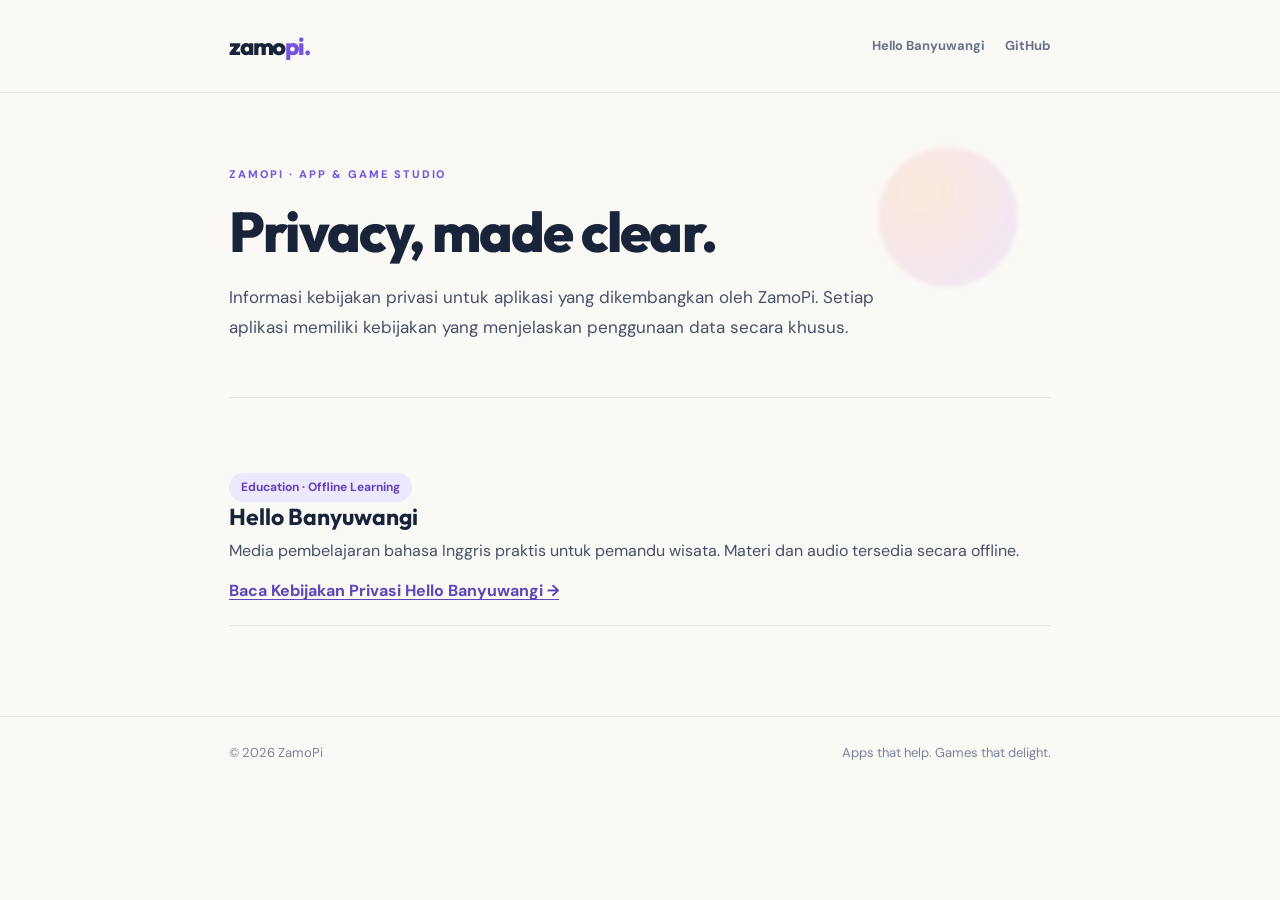
<file: index.html>
<!DOCTYPE html><html lang="id"><head><meta charset="utf-8"><meta name="viewport" content="width=device-width,initial-scale=1"><meta name="description" content="Pusat kebijakan privasi aplikasi yang dikembangkan oleh ZamoPi."><title>Privacy & Policies — ZamoPi</title><link rel="stylesheet" href="assets/style.css"></head><body><header class="top"><div class="container top-inner"><a class="brand" href="./">zamo<span>pi.</span></a><nav class="topnav"><a href="hello-banyuwangi/">Hello Banyuwangi</a><a href="https://github.com/ilzamulhaqqi">GitHub</a></nav></div></header><div class="container"><section class="hero"><div class="kicker">ZamoPi · App & Game Studio</div><h1>Privacy, made clear.</h1><p>Informasi kebijakan privasi untuk aplikasi yang dikembangkan oleh ZamoPi. Setiap aplikasi memiliki kebijakan yang menjelaskan penggunaan data secara khusus.</p></section><main><div class="listing"><span class="tag">Education · Offline Learning</span><h2>Hello Banyuwangi</h2><p>Media pembelajaran bahasa Inggris praktis untuk pemandu wisata. Materi dan audio tersedia secara offline.</p><a href="hello-banyuwangi/">Baca Kebijakan Privasi Hello Banyuwangi →</a></div></main></div><footer class="footer"><div class="container footer-inner"><span>© 2026 ZamoPi</span><span>Apps that help. Games that delight.</span></div></footer></body></html>
</file>
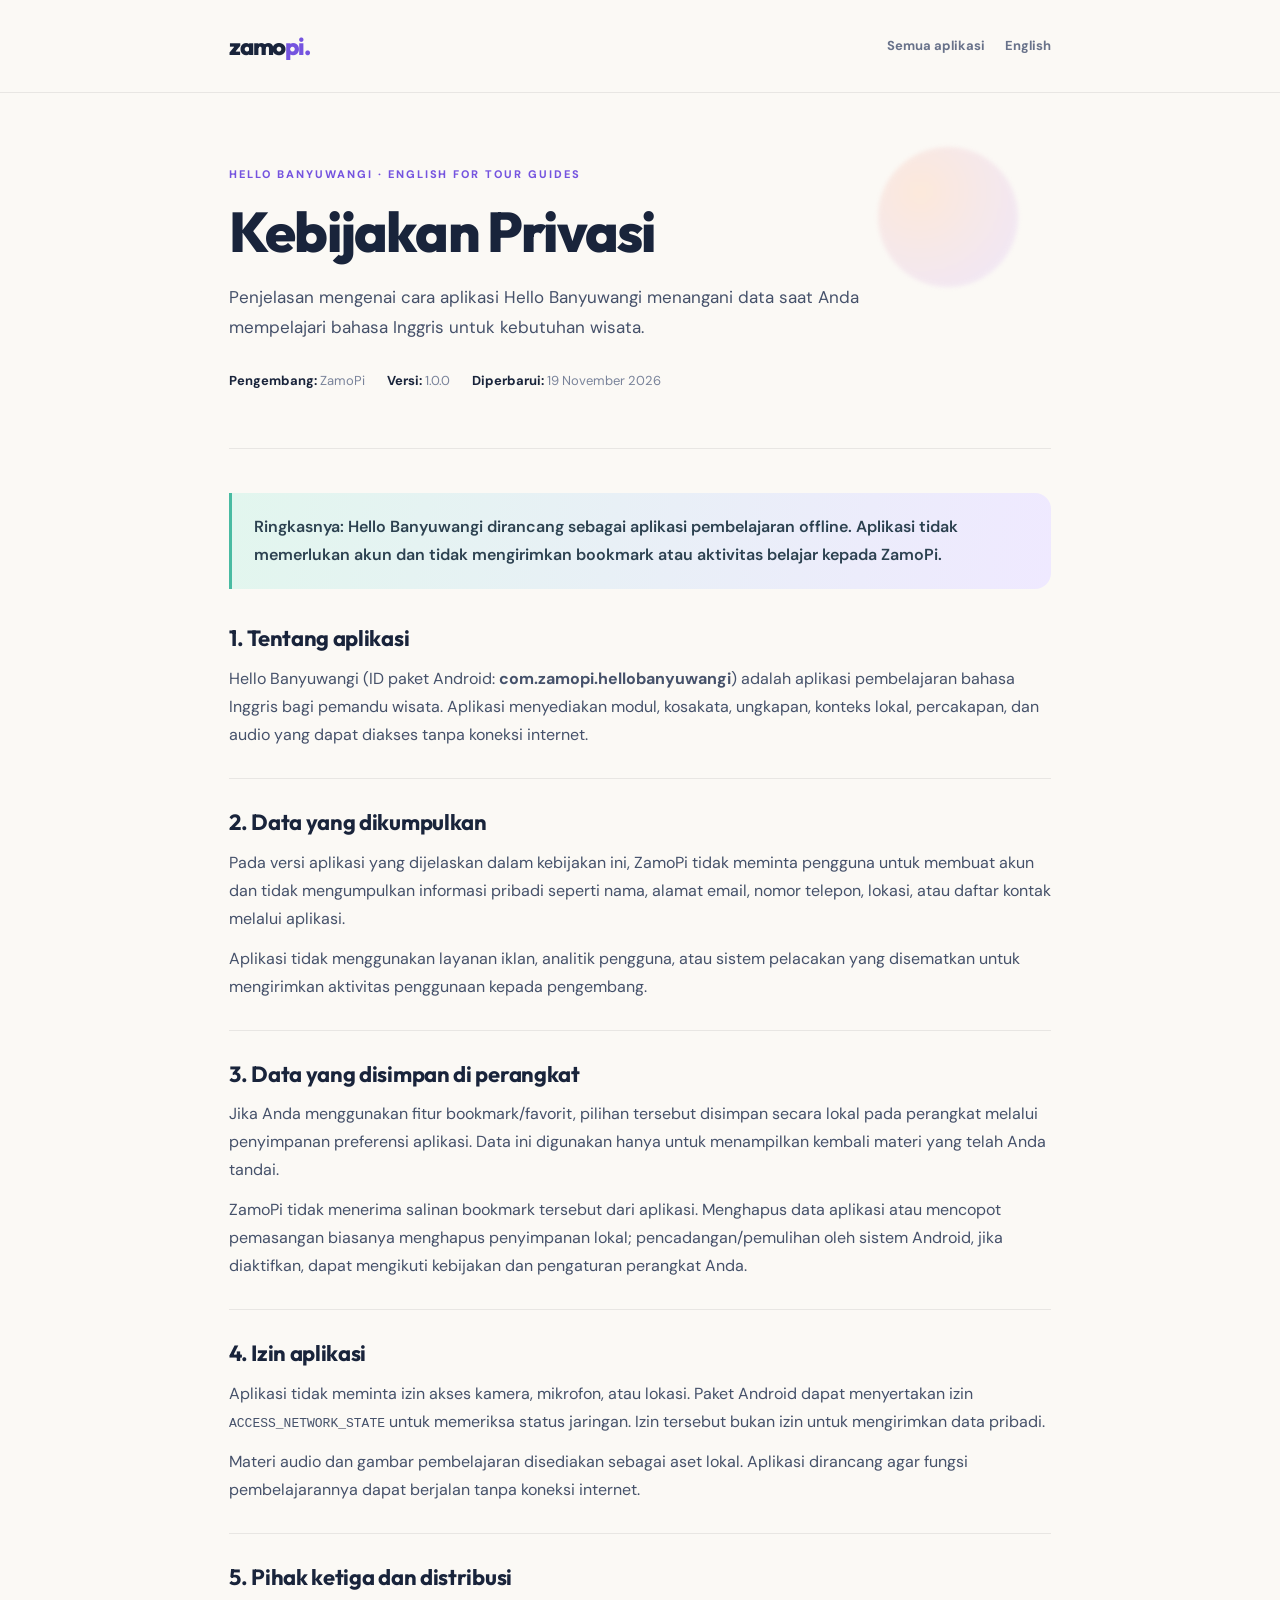
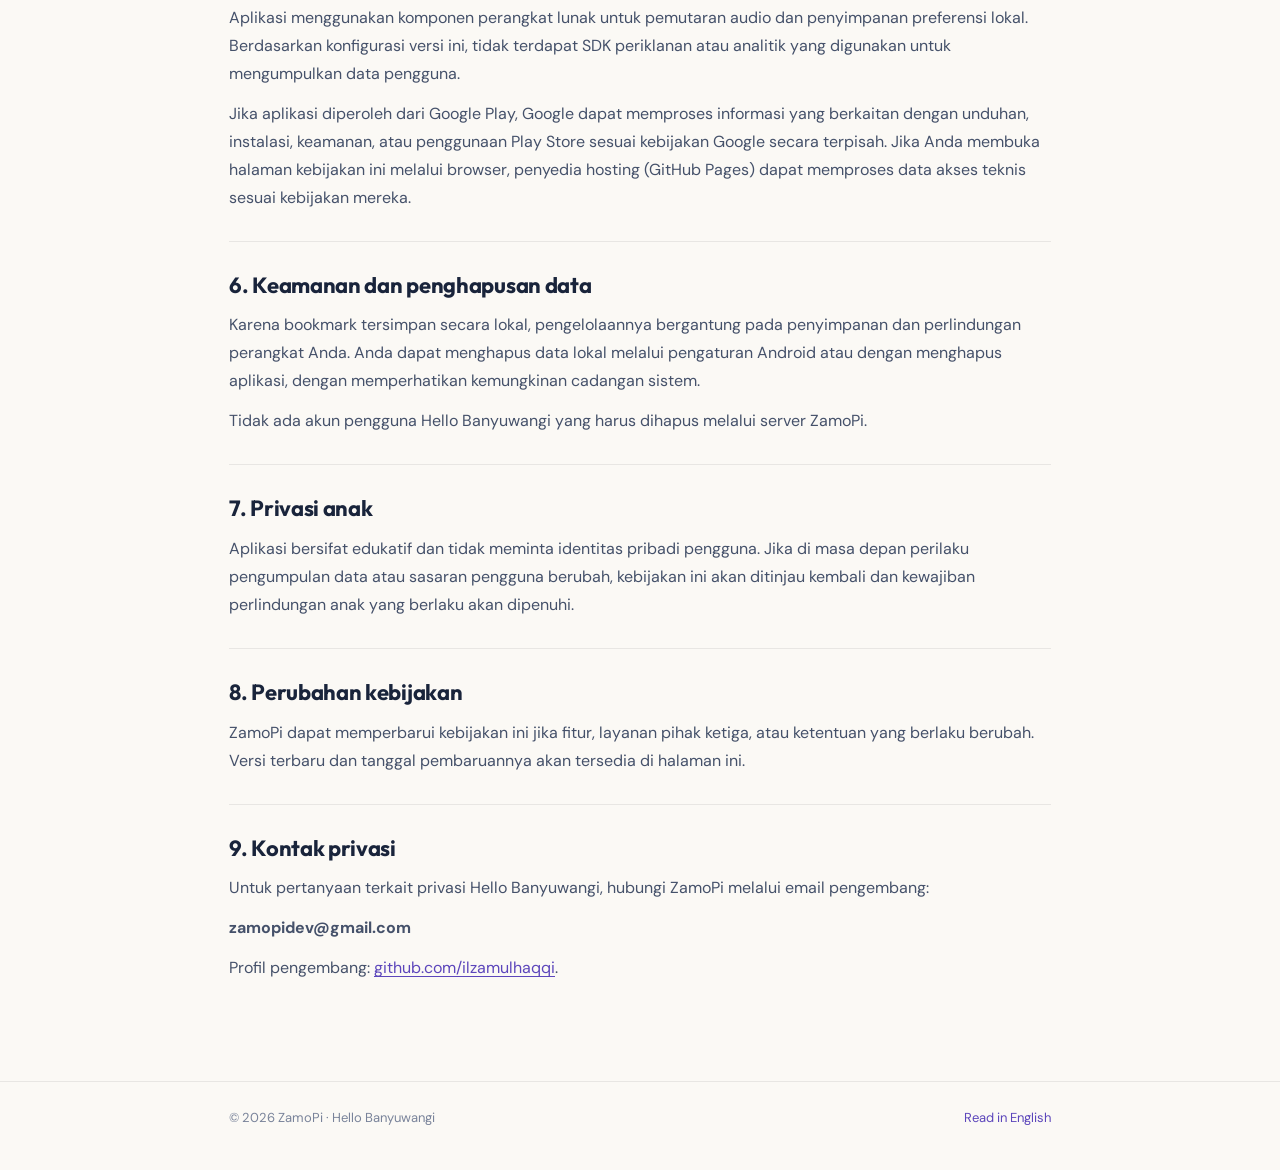
<file: hello-banyuwangi/index.html>
<!doctype html>
<html lang="id">
  <head>
    <meta charset="utf-8" />
    <meta name="viewport" content="width=device-width,initial-scale=1" />
    <meta name="description" content="Kebijakan privasi resmi Hello Banyuwangi oleh ZamoPi." />
    <title>Kebijakan Privasi — Hello Banyuwangi | ZamoPi</title>
    <link rel="stylesheet" href="../assets/style.css" />
  </head>
  <body>
    <header class="top">
      <div class="container top-inner">
        <a class="brand" href="../">zamo<span>pi.</span></a>
        <nav class="topnav">
          <a href="../">Semua aplikasi</a><a href="en.html" lang="en">English</a>
        </nav>
      </div>
    </header>
    <div class="container">
      <section class="hero">
        <div class="kicker">Hello Banyuwangi · English for Tour Guides</div>
        <h1>Kebijakan Privasi</h1>
        <p>
          Penjelasan mengenai cara aplikasi Hello Banyuwangi menangani data saat Anda mempelajari
          bahasa Inggris untuk kebutuhan wisata.
        </p>
        <div class="meta">
          <span><strong>Pengembang:</strong> ZamoPi</span><span><strong>Versi:</strong> 1.0.0</span
          ><span><strong>Diperbarui:</strong> 19 November 2026</span>
        </div>
      </section>
      <main>
        <div class="summary">
          Ringkasnya: Hello Banyuwangi dirancang sebagai aplikasi pembelajaran offline. Aplikasi
          tidak memerlukan akun dan tidak mengirimkan bookmark atau aktivitas belajar kepada
          ZamoPi.
        </div>
        <section class="section">
          <h2>1. Tentang aplikasi</h2>
          <p>
            Hello Banyuwangi (ID paket Android: <strong>com.zamopi.hellobanyuwangi</strong>) adalah
            aplikasi pembelajaran bahasa Inggris bagi pemandu wisata. Aplikasi menyediakan modul,
            kosakata, ungkapan, konteks lokal, percakapan, dan audio yang dapat diakses tanpa
            koneksi internet.
          </p>
        </section>
        <section class="section">
          <h2>2. Data yang dikumpulkan</h2>
          <p>
            Pada versi aplikasi yang dijelaskan dalam kebijakan ini, ZamoPi tidak meminta pengguna
            untuk membuat akun dan tidak mengumpulkan informasi pribadi seperti nama, alamat email,
            nomor telepon, lokasi, atau daftar kontak melalui aplikasi.
          </p>
          <p>
            Aplikasi tidak menggunakan layanan iklan, analitik pengguna, atau sistem pelacakan yang
            disematkan untuk mengirimkan aktivitas penggunaan kepada pengembang.
          </p>
        </section>
        <section class="section">
          <h2>3. Data yang disimpan di perangkat</h2>
          <p>
            Jika Anda menggunakan fitur bookmark/favorit, pilihan tersebut disimpan secara lokal
            pada perangkat melalui penyimpanan preferensi aplikasi. Data ini digunakan hanya untuk
            menampilkan kembali materi yang telah Anda tandai.
          </p>
          <p>
            ZamoPi tidak menerima salinan bookmark tersebut dari aplikasi. Menghapus data aplikasi
            atau mencopot pemasangan biasanya menghapus penyimpanan lokal; pencadangan/pemulihan
            oleh sistem Android, jika diaktifkan, dapat mengikuti kebijakan dan pengaturan
            perangkat Anda.
          </p>
        </section>
        <section class="section">
          <h2>4. Izin aplikasi</h2>
          <p>
            Aplikasi tidak meminta izin akses kamera, mikrofon, atau lokasi. Paket Android dapat
            menyertakan izin <code>ACCESS_NETWORK_STATE</code> untuk memeriksa status jaringan.
            Izin tersebut bukan izin untuk mengirimkan data pribadi.
          </p>
          <p>
            Materi audio dan gambar pembelajaran disediakan sebagai aset lokal. Aplikasi dirancang
            agar fungsi pembelajarannya dapat berjalan tanpa koneksi internet.
          </p>
        </section>
        <section class="section">
          <h2>5. Pihak ketiga dan distribusi</h2>
          <p>
            Aplikasi menggunakan komponen perangkat lunak untuk pemutaran audio dan penyimpanan
            preferensi lokal. Berdasarkan konfigurasi versi ini, tidak terdapat SDK periklanan atau
            analitik yang digunakan untuk mengumpulkan data pengguna.
          </p>
          <p>
            Jika aplikasi diperoleh dari Google Play, Google dapat memproses informasi yang
            berkaitan dengan unduhan, instalasi, keamanan, atau penggunaan Play Store sesuai
            kebijakan Google secara terpisah. Jika Anda membuka halaman kebijakan ini melalui
            browser, penyedia hosting (GitHub Pages) dapat memproses data akses teknis sesuai
            kebijakan mereka.
          </p>
        </section>
        <section class="section">
          <h2>6. Keamanan dan penghapusan data</h2>
          <p>
            Karena bookmark tersimpan secara lokal, pengelolaannya bergantung pada penyimpanan dan
            perlindungan perangkat Anda. Anda dapat menghapus data lokal melalui pengaturan Android
            atau dengan menghapus aplikasi, dengan memperhatikan kemungkinan cadangan sistem.
          </p>
          <p>Tidak ada akun pengguna Hello Banyuwangi yang harus dihapus melalui server ZamoPi.</p>
        </section>
        <section class="section">
          <h2>7. Privasi anak</h2>
          <p>
            Aplikasi bersifat edukatif dan tidak meminta identitas pribadi pengguna. Jika di masa
            depan perilaku pengumpulan data atau sasaran pengguna berubah, kebijakan ini akan
            ditinjau kembali dan kewajiban perlindungan anak yang berlaku akan dipenuhi.
          </p>
        </section>
        <section class="section">
          <h2>8. Perubahan kebijakan</h2>
          <p>
            ZamoPi dapat memperbarui kebijakan ini jika fitur, layanan pihak ketiga, atau ketentuan
            yang berlaku berubah. Versi terbaru dan tanggal pembaruannya akan tersedia di halaman
            ini.
          </p>
        </section>
        <section class="section">
          <h2>9. Kontak privasi</h2>
          <p>
            Untuk pertanyaan terkait privasi Hello Banyuwangi, hubungi ZamoPi melalui email
            pengembang:
          </p>
          <p><strong>zamopidev@gmail.com</strong></p>
          <p>
            Profil pengembang:
            <a href="https://github.com/ilzamulhaqqi">github.com/ilzamulhaqqi</a>.
          </p>
        </section>
      </main>
    </div>
    <footer class="footer">
      <div class="container footer-inner">
        <span>© 2026 ZamoPi · Hello Banyuwangi</span
        ><a href="en.html" lang="en">Read in English</a>
      </div>
    </footer>
  </body>
</html>
</file>
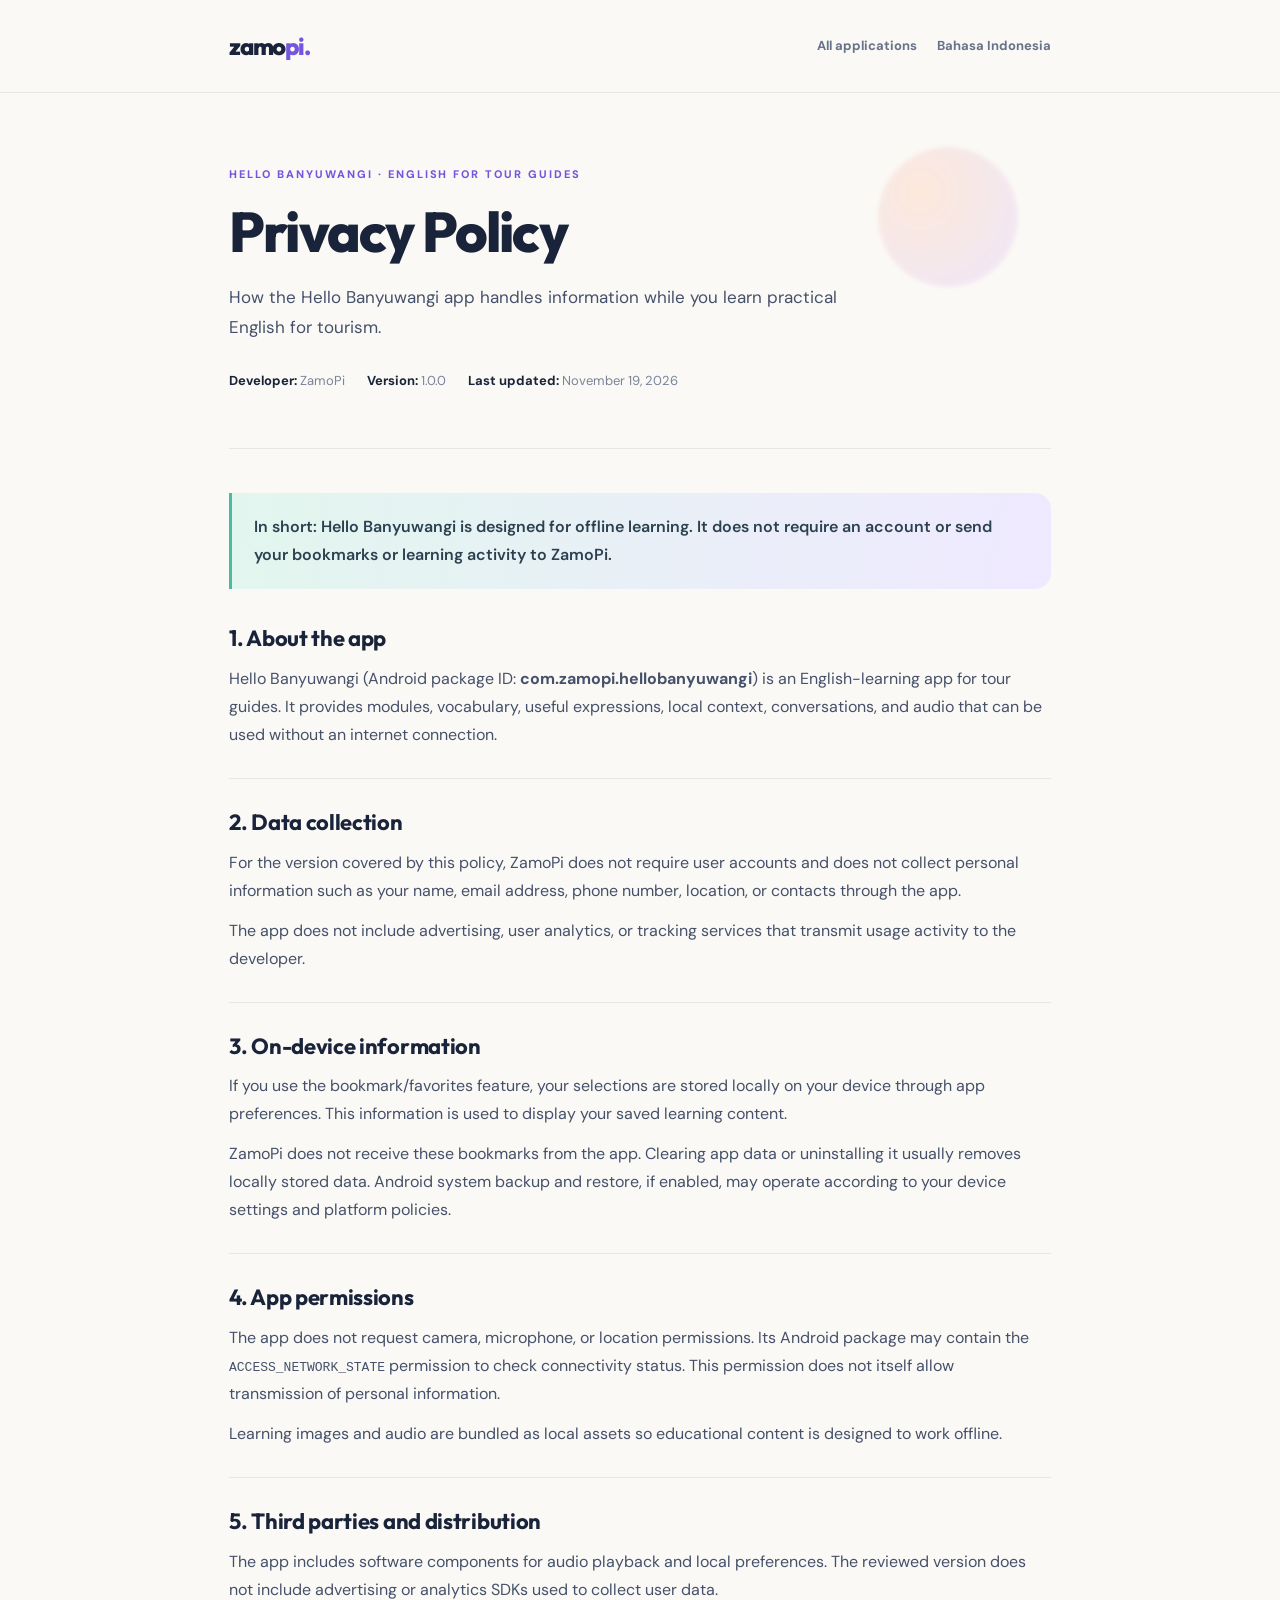
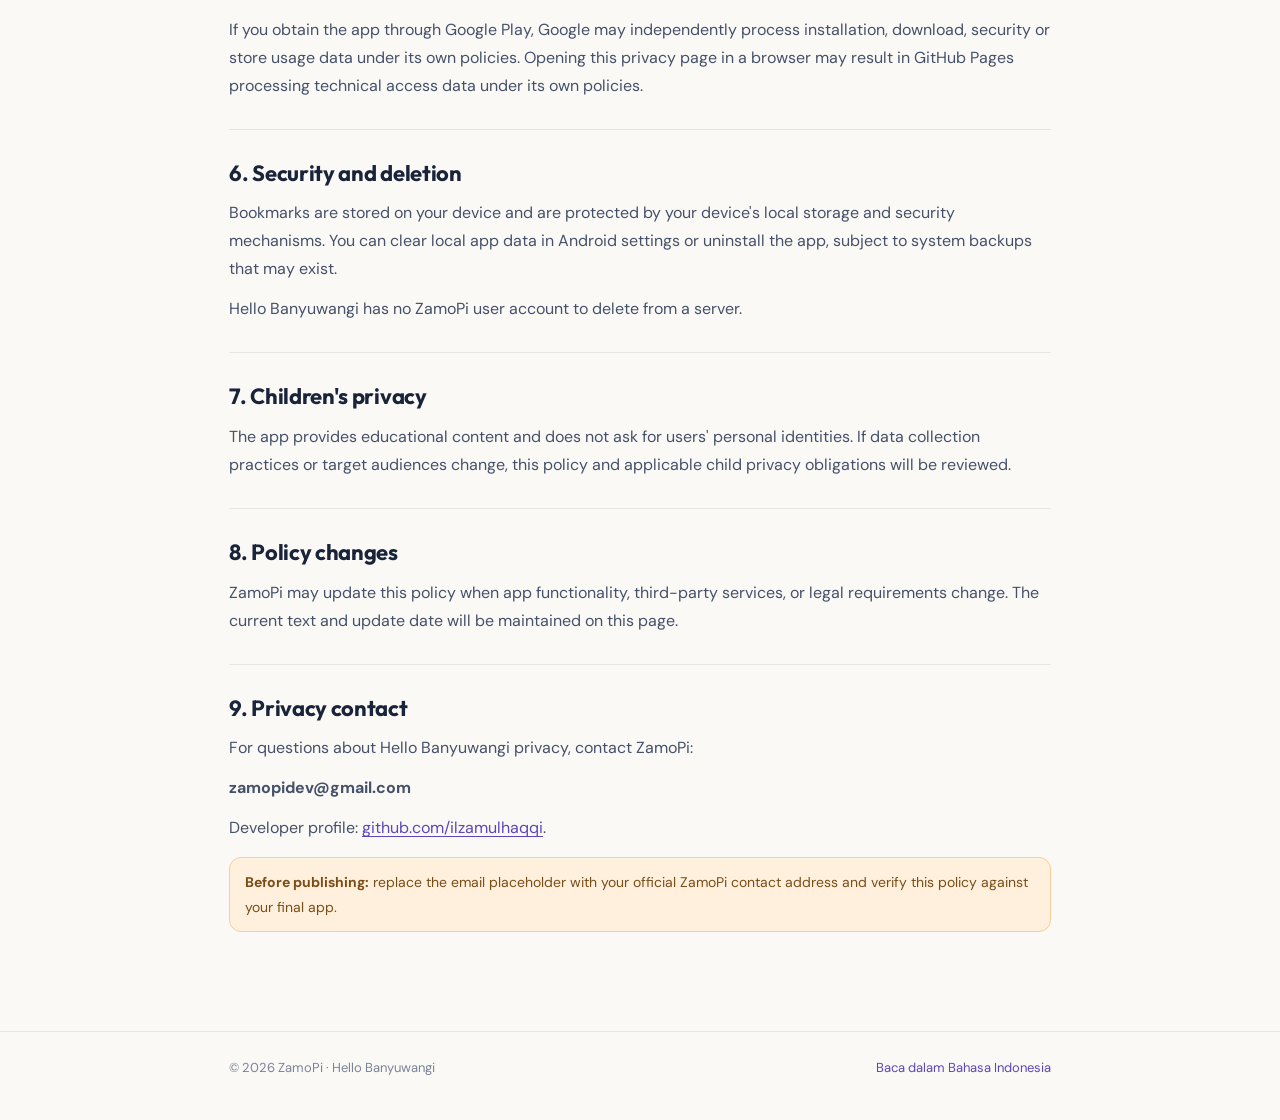
<file: hello-banyuwangi/en.html>
<!doctype html>
<html lang="en">
  <head>
    <meta charset="utf-8" />
    <meta name="viewport" content="width=device-width,initial-scale=1" />
    <meta
      name="description"
      content="Privacy Policy for the Hello Banyuwangi Android app by ZamoPi."
    />
    <title>Privacy Policy — Hello Banyuwangi | ZamoPi</title>
    <link rel="stylesheet" href="../assets/style.css" />
  </head>
  <body>
    <header class="top">
      <div class="container top-inner">
        <a class="brand" href="../">zamo<span>pi.</span></a>
        <nav class="topnav">
          <a href="../">All applications</a><a href="index.html" lang="id">Bahasa Indonesia</a>
        </nav>
      </div>
    </header>
    <div class="container">
      <section class="hero">
        <div class="kicker">Hello Banyuwangi · English for Tour Guides</div>
        <h1>Privacy Policy</h1>
        <p>
          How the Hello Banyuwangi app handles information while you learn practical English for
          tourism.
        </p>
        <div class="meta">
          <span><strong>Developer:</strong> ZamoPi</span
          ><span><strong>Version:</strong> 1.0.0</span
          ><span><strong>Last updated:</strong> November 19, 2026</span>
        </div>
      </section>
      <main>
        <div class="summary">
          In short: Hello Banyuwangi is designed for offline learning. It does not require an
          account or send your bookmarks or learning activity to ZamoPi.
        </div>
        <section class="section">
          <h2>1. About the app</h2>
          <p>
            Hello Banyuwangi (Android package ID: <strong>com.zamopi.hellobanyuwangi</strong>) is
            an English-learning app for tour guides. It provides modules, vocabulary, useful
            expressions, local context, conversations, and audio that can be used without an
            internet connection.
          </p>
        </section>
        <section class="section">
          <h2>2. Data collection</h2>
          <p>
            For the version covered by this policy, ZamoPi does not require user accounts and does
            not collect personal information such as your name, email address, phone number,
            location, or contacts through the app.
          </p>
          <p>
            The app does not include advertising, user analytics, or tracking services that
            transmit usage activity to the developer.
          </p>
        </section>
        <section class="section">
          <h2>3. On-device information</h2>
          <p>
            If you use the bookmark/favorites feature, your selections are stored locally on your
            device through app preferences. This information is used to display your saved learning
            content.
          </p>
          <p>
            ZamoPi does not receive these bookmarks from the app. Clearing app data or uninstalling
            it usually removes locally stored data. Android system backup and restore, if enabled,
            may operate according to your device settings and platform policies.
          </p>
        </section>
        <section class="section">
          <h2>4. App permissions</h2>
          <p>
            The app does not request camera, microphone, or location permissions. Its Android
            package may contain the <code>ACCESS_NETWORK_STATE</code> permission to check
            connectivity status. This permission does not itself allow transmission of personal
            information.
          </p>
          <p>
            Learning images and audio are bundled as local assets so educational content is
            designed to work offline.
          </p>
        </section>
        <section class="section">
          <h2>5. Third parties and distribution</h2>
          <p>
            The app includes software components for audio playback and local preferences. The
            reviewed version does not include advertising or analytics SDKs used to collect user
            data.
          </p>
          <p>
            If you obtain the app through Google Play, Google may independently process
            installation, download, security or store usage data under its own policies. Opening
            this privacy page in a browser may result in GitHub Pages processing technical access
            data under its own policies.
          </p>
        </section>
        <section class="section">
          <h2>6. Security and deletion</h2>
          <p>
            Bookmarks are stored on your device and are protected by your device's local storage
            and security mechanisms. You can clear local app data in Android settings or uninstall
            the app, subject to system backups that may exist.
          </p>
          <p>Hello Banyuwangi has no ZamoPi user account to delete from a server.</p>
        </section>
        <section class="section">
          <h2>7. Children's privacy</h2>
          <p>
            The app provides educational content and does not ask for users' personal identities.
            If data collection practices or target audiences change, this policy and applicable
            child privacy obligations will be reviewed.
          </p>
        </section>
        <section class="section">
          <h2>8. Policy changes</h2>
          <p>
            ZamoPi may update this policy when app functionality, third-party services, or legal
            requirements change. The current text and update date will be maintained on this page.
          </p>
        </section>
        <section class="section">
          <h2>9. Privacy contact</h2>
          <p>For questions about Hello Banyuwangi privacy, contact ZamoPi:</p>
          <p><strong>zamopidev@gmail.com</strong></p>
          <p>
            Developer profile:
            <a href="https://github.com/ilzamulhaqqi">github.com/ilzamulhaqqi</a>.
          </p>
          <div class="warn">
            <strong>Before publishing:</strong> replace the email placeholder with your official
            ZamoPi contact address and verify this policy against your final app.
          </div>
        </section>
      </main>
    </div>
    <footer class="footer">
      <div class="container footer-inner">
        <span>© 2026 ZamoPi · Hello Banyuwangi</span
        ><a href="index.html" lang="id">Baca dalam Bahasa Indonesia</a>
      </div>
    </footer>
  </body>
</html>
</file>
<file: assets/style.css>
@import url('https://fonts.googleapis.com/css2?family=DM+Sans:wght@400;500;600;700;800&family=Outfit:wght@500;600;700;800&display=swap');
:root{color-scheme:light;--ink:#19243b;--text:#45516a;--soft:#79839a;--cream:#fbf9f5;--purple:#7554df;--line:#e8e6e3;--mint:#d8f5ec;--coral:#ff8064}*{box-sizing:border-box}html{scroll-behavior:smooth}body{margin:0;font-family:'DM Sans',system-ui,-apple-system,'Segoe UI',sans-serif;background:var(--cream);color:var(--ink);line-height:1.75}a{color:#5c46bb;text-underline-offset:3px}a:hover{color:#8a4de2}.container{max-width:870px;padding:0 24px;margin:auto}.top{padding:25px 0;border-bottom:1px solid var(--line)}.top-inner{display:flex;justify-content:space-between;align-items:center;gap:16px}.brand{text-decoration:none;color:var(--ink);font-family:Outfit,system-ui,sans-serif;font-size:24px;font-weight:800;letter-spacing:-1.2px}.brand span{color:var(--purple)}.topnav{display:flex;gap:20px;flex-wrap:wrap}.topnav a{text-decoration:none;color:#68728a;font-size:13px;font-weight:700}.topnav a:hover{color:var(--purple)}.kicker{text-transform:uppercase;letter-spacing:.18em;font-weight:800;color:var(--purple);font-size:11px}.hero{padding:72px 0 55px;border-bottom:1px solid var(--line);position:relative}.hero:after{content:'';position:absolute;right:4%;top:54px;width:140px;height:140px;border-radius:50%;background:radial-gradient(circle at 30% 32%,#ffd7bd,#e1d3ff);opacity:.46;filter:blur(2px);z-index:-1}.hero h1{font:800 clamp(34px,5vw,56px)/1.12 Outfit,system-ui,sans-serif;letter-spacing:-1.8px;max-width:730px;margin:17px 0 19px}.hero p{max-width:650px;font-size:17px;color:var(--text);margin:0}.meta{display:flex;flex-wrap:wrap;gap:10px 22px;margin-top:28px;color:var(--soft);font-size:13px}.meta strong{color:var(--ink)}main{padding:12px 0 70px}.section{padding:29px 0;border-bottom:1px solid var(--line)}.section:last-child{border:0}.section h2{font:700 22px/1.35 Outfit,system-ui,sans-serif;letter-spacing:-.3px;margin:0 0 11px}.section p{color:var(--text);margin:0 0 12px}.section p:last-child{margin-bottom:0}.section ul{color:var(--text);margin:8px 0 0 0;padding-left:23px}.section li{margin:7px 0}.summary{background:linear-gradient(100deg,#e2f6ee,#efe9ff);border-left:3px solid #49bba2;padding:20px 22px;margin:32px 0 6px;border-radius:0 16px 16px 0;color:#2c4150;font-weight:600}.tag{display:inline-flex;background:#eee8ff;color:#6441ba;border-radius:30px;padding:4px 12px;font-size:12px;font-weight:700}.warn{background:#fff0dd;border:1px solid #f7ce97;color:#7a4d16;border-radius:12px;padding:12px 15px;font-size:14px;margin-top:15px}.footer{border-top:1px solid var(--line);color:var(--soft);padding:25px 0 40px;font-size:13px}.footer-inner{display:flex;justify-content:space-between;gap:16px;flex-wrap:wrap}.footer a{text-decoration:none}.listing{margin:42px 0 20px;padding:20px 0;border-bottom:1px solid var(--line)}.listing h2{font:700 23px Outfit;margin:0 0 6px}.listing p{color:var(--text);margin:0 0 12px}.listing a{font-weight:700}@media(max-width:600px){.hero{padding:54px 0 38px}.hero h1{letter-spacing:-1px}.hero p{font-size:15px}.top-inner{align-items:start}.topnav{gap:12px}.section{padding:26px 0}.footer-inner{display:block}}
</file>
